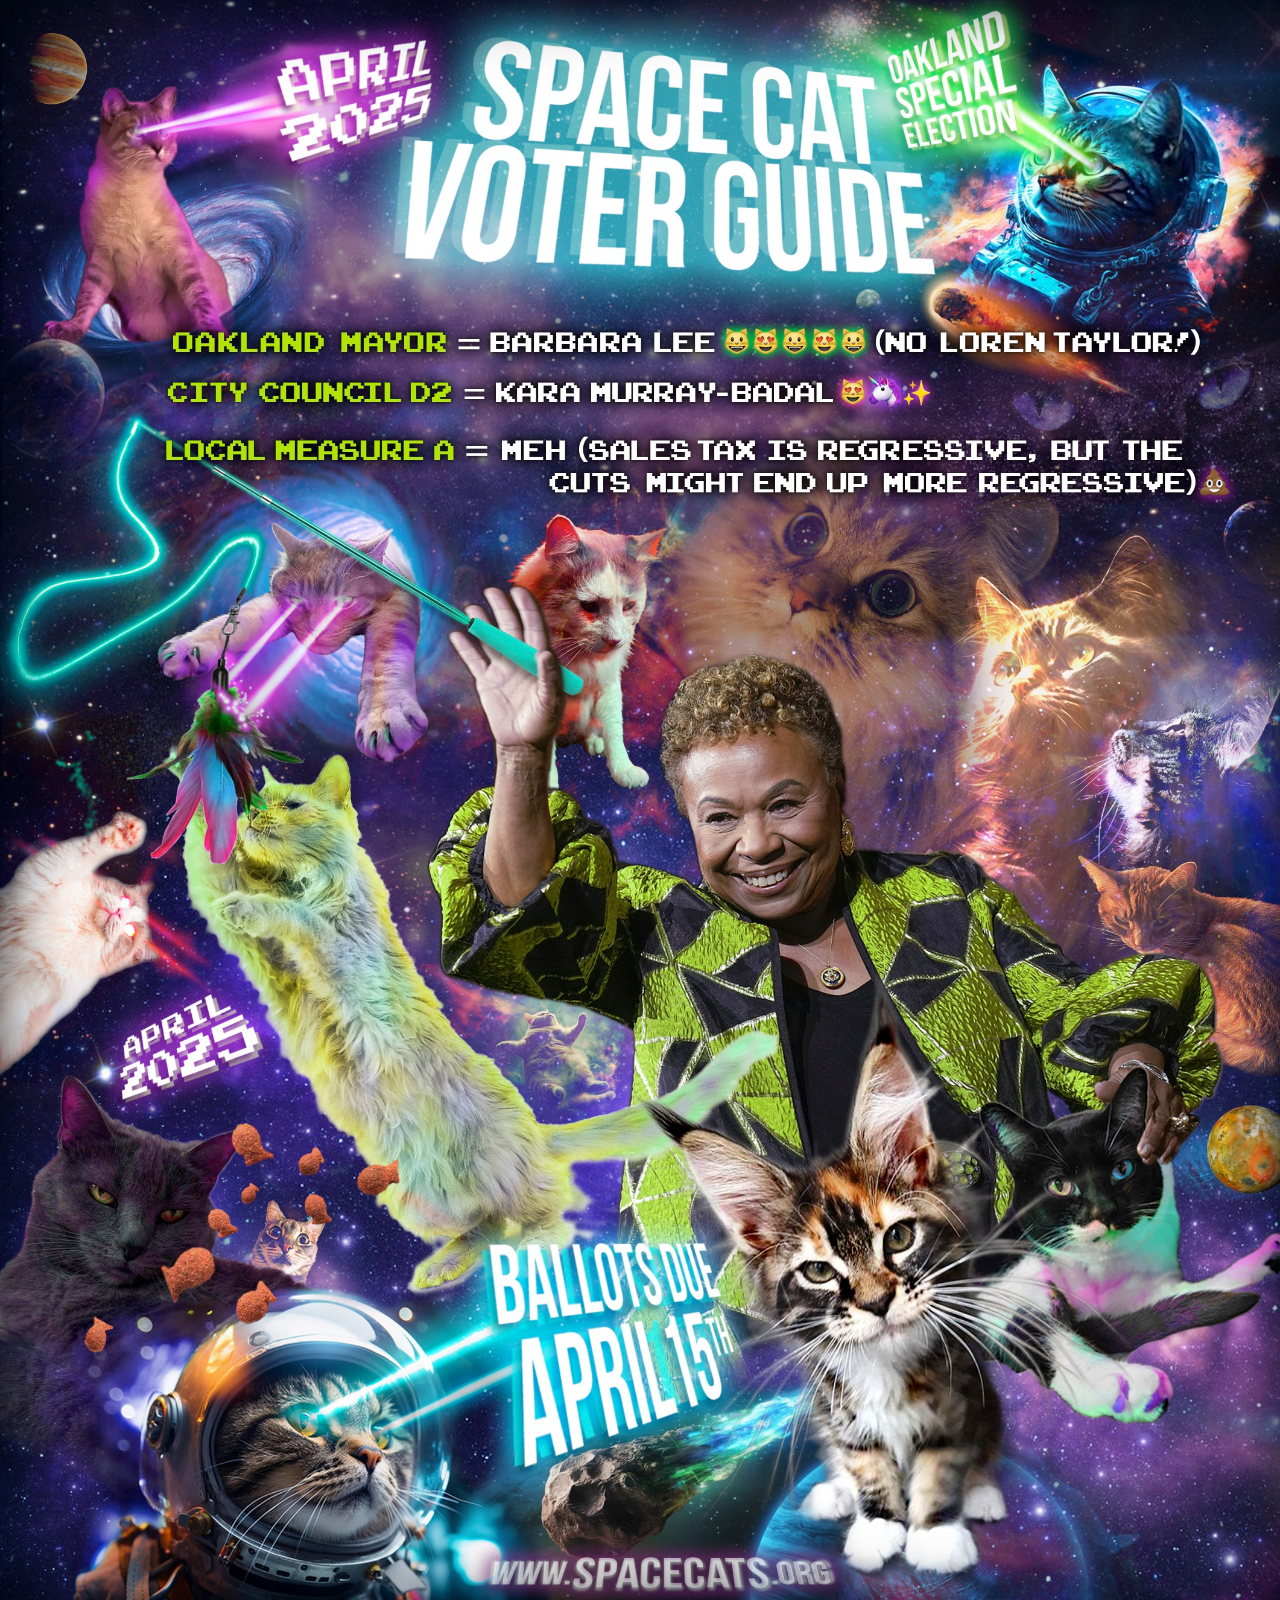
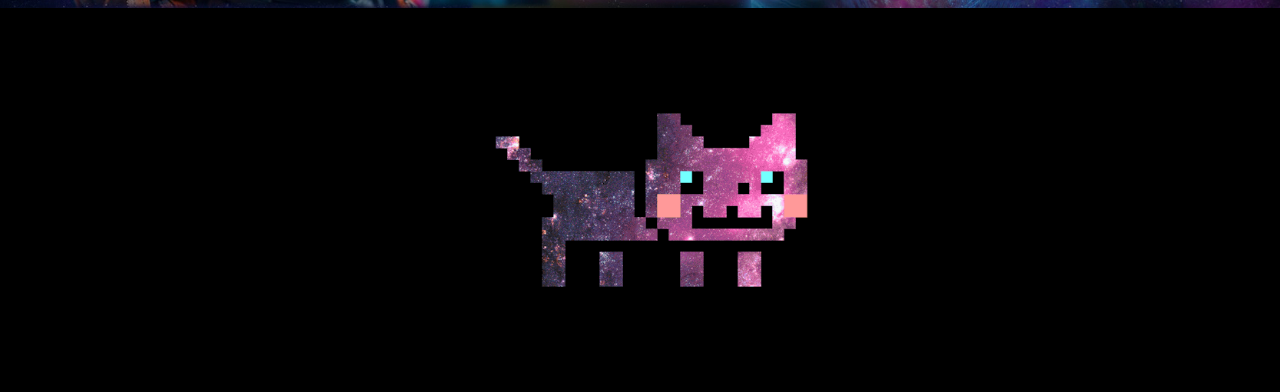
<file: index.html>
<!DOCTYPE html>
<html>
  <head>
      <title>Space Cat Voter Guide</title>
      <meta property="og:title" content="Space Cat Voter Guide" />
      <!-- <script src = "scripts/pixi.min.js"></script> -->
      <link rel="stylesheet" type="text/css" href="styles.css">
      <link href="https://fonts.googleapis.com/css?family=Press+Start+2P" rel="stylesheet">
  </head>

  <body>
    <div id="stretch">
        <img border="0" src="2025.jpg">
        <a href="https://www.facebook.com/spacecatvoters/" target="_blank">
          <!-- <img border="0" src="2018back.jpg"> -->
        </a>
    </div>

    <div id="nostretch">
        <a href="https://www.facebook.com/spacecatvoters/" target="_blank">
            <img src="bouncystarkitty.gif">
        </a>
    </div>

<!-- fuck it for now:  -->
    <!-- <img class="card-image" src="2018primary.jpg" />
    <img class="card-image" src="2018back.jpg" />
    <img src="https://data.whicdn.com/images/119551741/original.gif">


    <div class="position-button">
      <a href="guide.html" class="eightbit-btn">GET THE GUIDE</a>
    </div>

    <img src="https://66.media.tumblr.com/23799cfff6460e342ee287221dfe9b71/tumblr_p4q6s0bDMV1si01xjo1_500.gif">
    <img src="https://data.whicdn.com/images/119551741/original.gif">

    <script src="scripts/render.js"></script>
    <script src="scripts/ga.js"></script>

    <iframe src="https://www.youtube.com/embed/UsMewmMTA_c?autoplay=1&loop=1&playlist=UsMewmMTA_c"></iframe>
    <div id="animation"></div>
    <div id="overlay1">
        <img src="https://66.media.tumblr.com/23799cfff6460e342ee287221dfe9b71/tumblr_p4q6s0bDMV1si01xjo1_500.gif">
    </div> -->

    <!-- <script src="cat-script.js"></script> -->

  <!-- <script>
    (function(i,s,o,g,r,a,m){i['GoogleAnalyticsObject']=r;i[r]=i[r]||function(){
        (i[r].q=i[r].q||[]).push(arguments)},i[r].l=1*new Date();a=s.createElement(o),
        m=s.getElementsByTagName(o)[0];a.async=1;a.src=g;m.parentNode.insertBefore(a,m)
    })(window,document,'script','//www.google-analytics.com/analytics.js','ga');
    ga('create', 'UA-61001022-1', 'auto');
    ga('send', 'pageview');
  </script> -->

</body>
</html>
</file>
<file: styles.css>
body {
  margin: 0;
  padding: 0;
  background-color: Black;
  font-family: 'Press Start 2P';
  text-decoration: none;
  color: white;
}

#stretch, img{
  width: 100%;
  height: 100%;
}

#nostretch {
  width: 30%;
  height: 30%;
  margin-left: auto;
  margin-right: auto;
}


/* fuck it for now:

canvas {
  position: absolute;
  width: 100%;
  height: 100%;
}

iframe {
  visibility: hidden;
  opacity: 0;
  position: absolute;
}

.center {
  text-align: center;
}

.card-image {
  text-align: center;
  max-width: 100%;
}

.become-cat {
  margin: 20px 0;
}
.become-cat .eightbit-btn {
  font-size: 21px;
}

.position-button {
  position: fixed;
  width: 500px;
  height: 200px;
  top: 50%;
  left: 50%;
  margin-top: -100px;
  margin-left: -250px;
  z-index: 1;
=======
#overlay1 {
    position: absolute;
    top: 150px;
    width: 100%;
}
#overlay1 img {
    display: block;
    margin-left: auto;
    margin-right: auto;
    width: 200px;
}

.eightbit-btn {
  cursor: pointer;
  opacity: .9;
  background: #92cd41;
  display: inline-block;
  position: relative;
  text-align: center;
  font-size: 30px;
  padding: 20px;
  font-family: 'Press Start 2P', cursive;
  text-decoration: none;
  color: white;
  box-shadow: inset -4px -4px 0px 0px #4aa52e;
}
.eightbit-btn:hover, .eightbit-btn:focus {
  opacity: 1;
  background: #76c442;
  box-shadow: inset -6px -6px 0px 0px #4aa52e;
}
.eightbit-btn:active {
  opacity: 1;
  box-shadow: inset 4px 4px 0px 0px #4aa52e;
}
.eightbit-btn:before, .eightbit-btn:after {
  content: '';
  position: absolute;
  width: 100%;
  height: 100%;
  box-sizing: content-box;
}
.eightbit-btn:before {
  top: -6px;
  left: 0;
  border-top: 6px black solid;
  border-bottom: 6px black solid;
}
.eightbit-btn:after {
  left: -6px;
  top: 0;
  border-left: 6px black solid;
  border-right: 6px black solid;
} */
</file>
